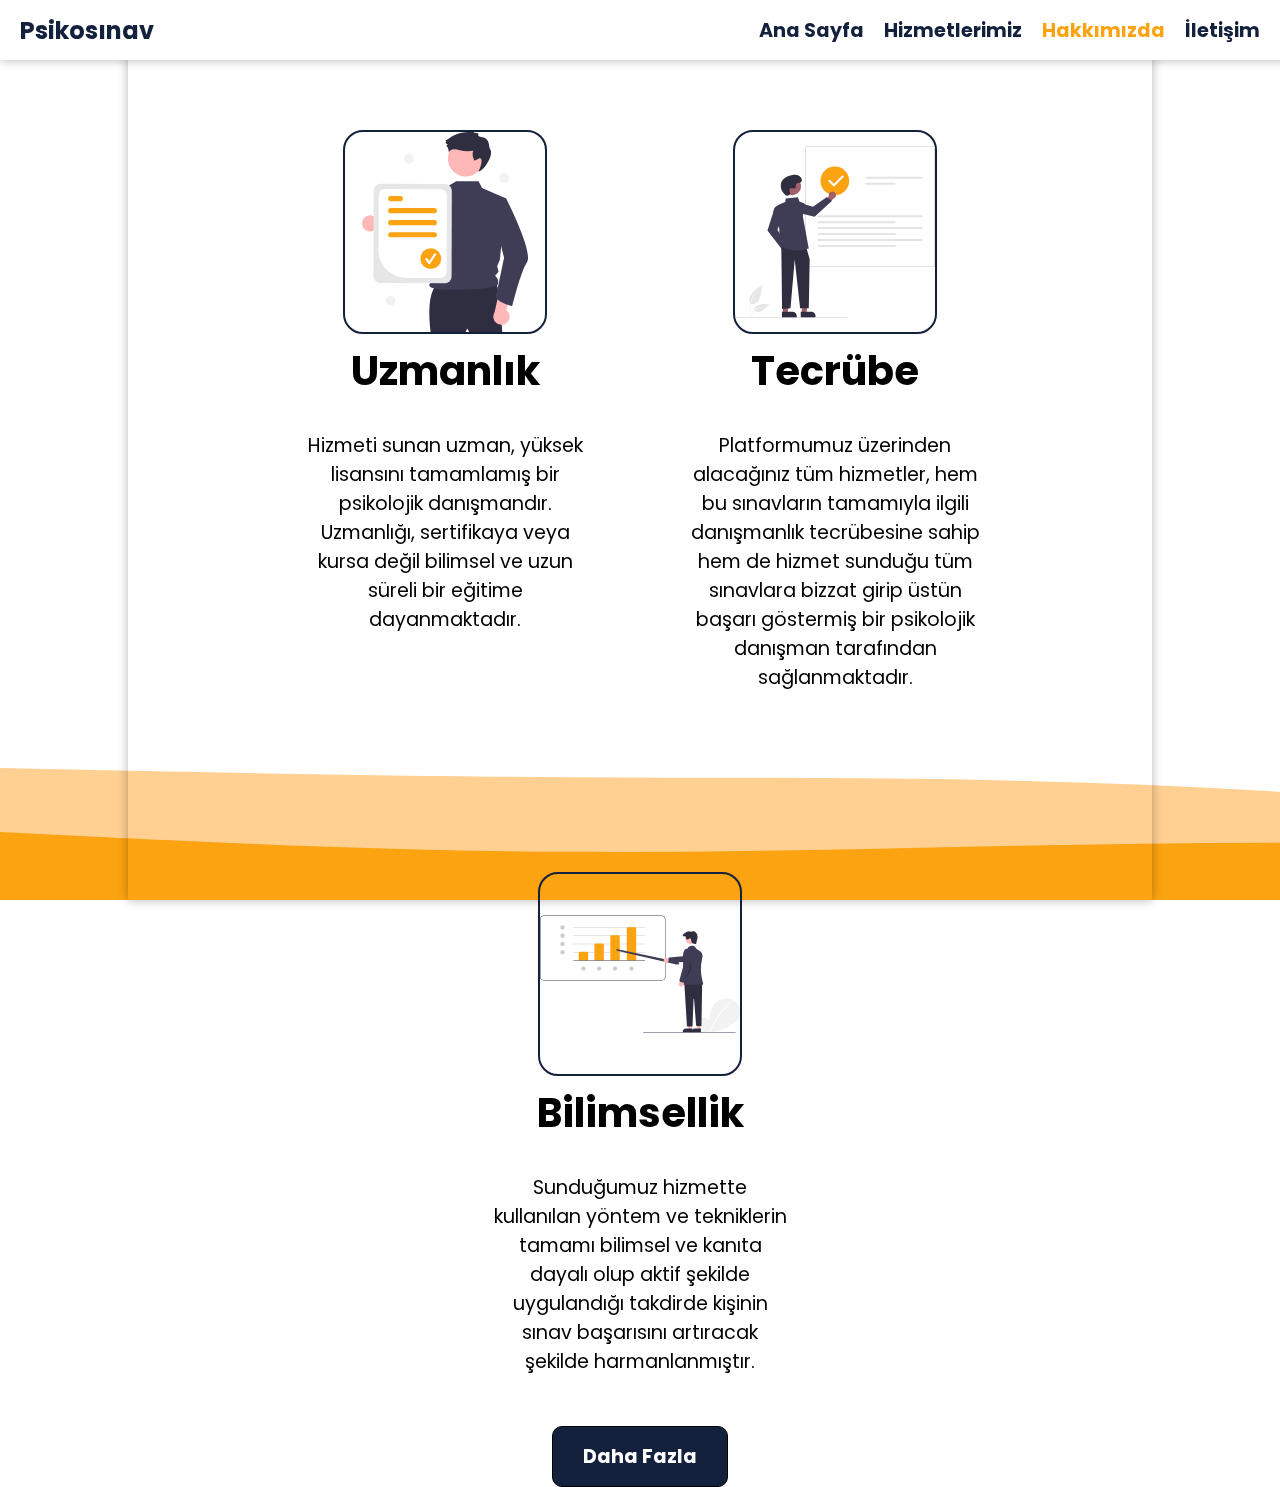
<file: about.html>
<!DOCTYPE html>
<html lang="en">
  <head>
    <meta charset="UTF-8" />
    <meta http-equiv="X-UA-Compatible" content="IE=edge" />
    <meta name="viewport" content="width=device-width, initial-scale=1.0" />
    <title>Hakkımızda</title>
    <link rel="stylesheet" href="style.css" />
    <link
      rel="stylesheet"
      href="https://fonts.googleapis.com/css?family=Poppins&display=swap"
    />
  </head>
  <body>
    <nav class="navbar">
      <a class="navbar-brand" href="index.html">Psikosınav</a>
      <div class="navbar-links">
        <a class="navbar-link" href="index.html">Ana Sayfa</a>
        <a class="navbar-link" href="services.html">Hizmetlerimiz</a>
        <a class="navbar-link" href="about.html" style="color: #fca311"
          >Hakkımızda</a
        >
        <a class="navbar-link" href="contact.html">İletişim</a>
      </div>
    </nav>

    <section class="about">
      <img src="/pictures/about-bg.svg" alt="" class="about-bg" />
      <div class="about-box">
        <div class="card-container">
          <div class="card">
            <img
              class="card1"
              src="/pictures/card1.svg"
              alt="professional counsultant"
            />
            <div class="card-content">
              <h3>Uzmanlık</h3>
              <p>
                Hizmeti sunan uzman, yüksek lisansını tamamlamış bir psikolojik
                danışmandır. Uzmanlığı, sertifikaya veya kursa değil bilimsel ve
                uzun süreli bir eğitime dayanmaktadır.
              </p>
            </div>
          </div>
          <div class="card">
            <img
              class="card2"
              src="/pictures/card2.svg"
              alt="experienced counsultant"
            />
            <div class="card-content">
              <h3>Tecrübe</h3>
              <p>
                Platformumuz üzerinden alacağınız tüm hizmetler, hem bu
                sınavların tamamıyla ilgili danışmanlık tecrübesine sahip hem de
                hizmet sunduğu tüm sınavlara bizzat girip üstün başarı göstermiş
                bir psikolojik danışman tarafından sağlanmaktadır.
              </p>
            </div>
          </div>
          <div class="card">
            <img
              class="card3"
              src="/pictures/card3.svg"
              alt="scientific counsultant"
            />
            <div class="card-content">
              <h3>Bilimsellik</h3>
              <p>
                Sunduğumuz hizmette kullanılan yöntem ve tekniklerin tamamı
                bilimsel ve kanıta dayalı olup aktif şekilde uygulandığı
                takdirde kişinin sınav başarısını artıracak şekilde
                harmanlanmıştır.
              </p>
            </div>
          </div>
        </div>
        <a href="#" class="about-button">Daha Fazla</a>
      </div>
    </section>

    <footer>
      <div class="footer-box"></div>
    </footer>
  </body>
</html>
</file>
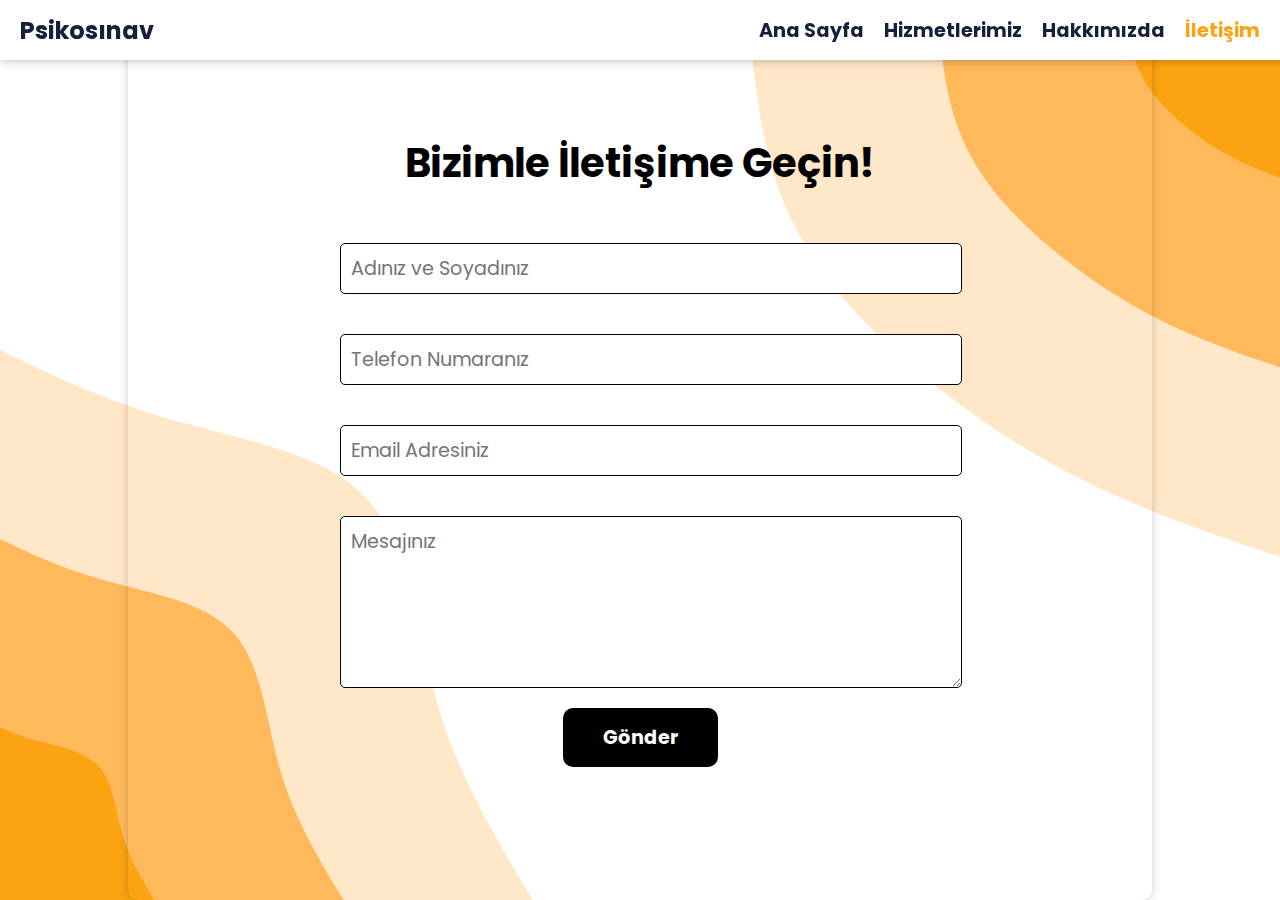
<file: contact.html>
<!DOCTYPE html>
<html lang="en">
  <head>
    <meta charset="UTF-8" />
    <meta http-equiv="X-UA-Compatible" content="IE=edge" />
    <meta name="viewport" content="width=device-width, initial-scale=1.0" />
    <title>İletişim</title>
    <link rel="stylesheet" href="style.css" />
    <link
      rel="stylesheet"
      href="https://fonts.googleapis.com/css?family=Poppins&display=swap"
    />
  </head>
  <body>
    <nav class="navbar">
      <a class="navbar-brand" href="index.html">Psikosınav</a>
      <div class="navbar-links">
        <a class="navbar-link" href="index.html">Ana Sayfa</a>
        <a class="navbar-link" href="services.html">Hizmetlerimiz</a>
        <a class="navbar-link" href="about.html">Hakkımızda</a>
        <a class="navbar-link" href="contact.html" style="color: #fca311"
          >İletişim</a
        >
      </div>
    </nav>

    <section class="contact">
      <div class="contact-box">
        <h2 class="contact-title">Bizimle İletişime Geçin!</h2>
        <form class="contact-form">
          <div class="form-group">
            <input
              type="text"
              class="form-control"
              placeholder="Adınız ve Soyadınız"
            />
          </div>
          <div class="form-group">
            <input
              type="tel"
              class="form-control"
              placeholder="Telefon Numaranız"
              minlength="10"
              maxlength="10"
            />
          </div>
          <div class="form-group">
            <input
              type="email"
              class="form-control"
              placeholder="Email Adresiniz"
            />
          </div>
          <div class="form-group">
            <textarea
              class="form-control form-text-area"
              placeholder="Mesajınız"
            ></textarea>
          </div>
          <button type="submit" class="form-button">Gönder</button>
        </form>
      </div>
    </section>

    <footer>
      <div class="footer-box"></div>
    </footer>
  </body>
</html>
</file>
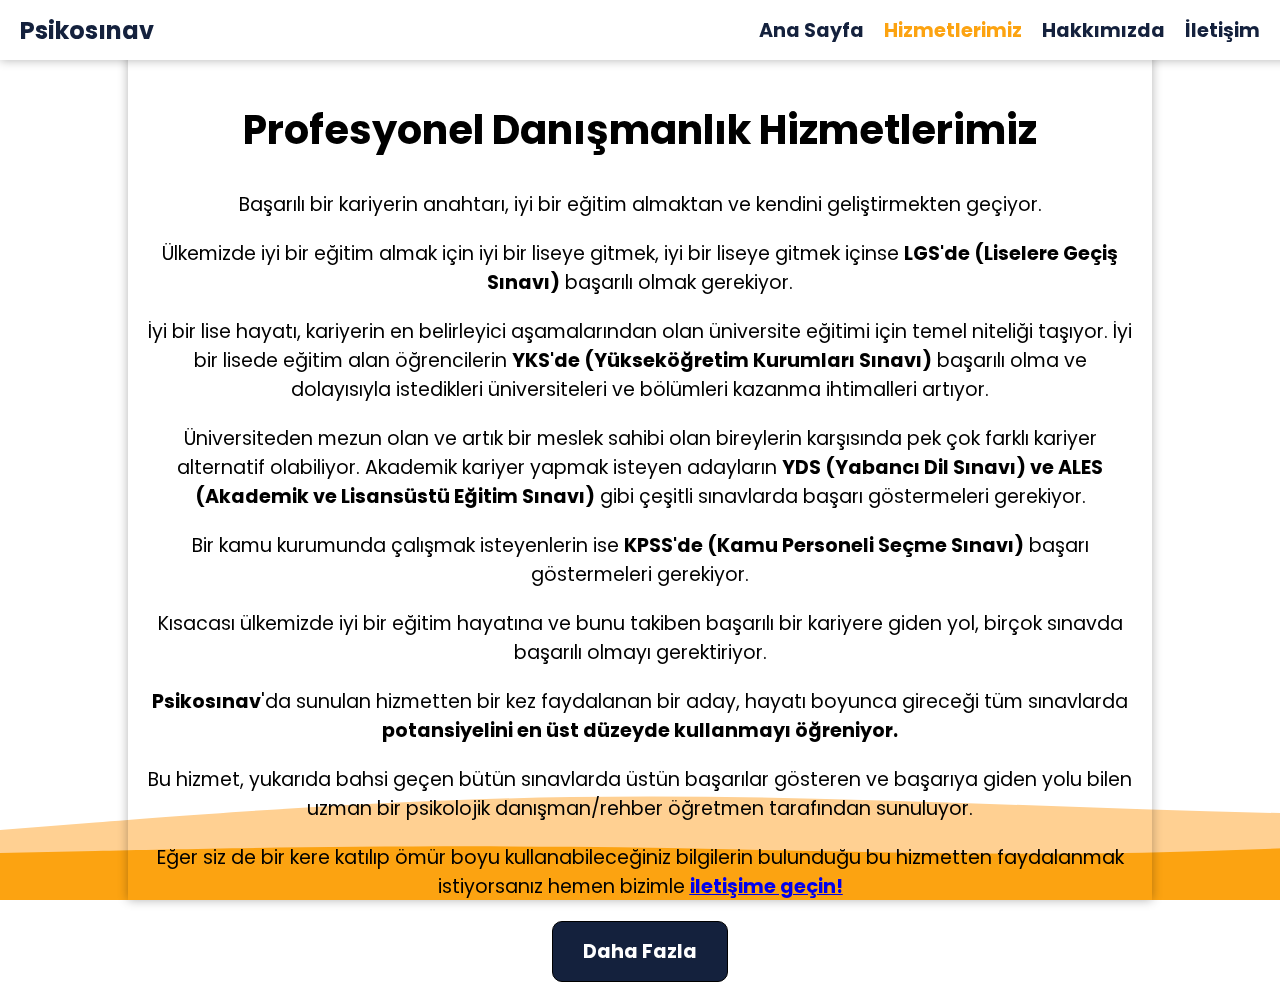
<file: services.html>
<!DOCTYPE html>
<html lang="en">
  <head>
    <meta charset="UTF-8" />
    <meta http-equiv="X-UA-Compatible" content="IE=edge" />
    <meta name="viewport" content="width=device-width, initial-scale=1.0" />
    <title>Hizmetlerimiz</title>
    <link rel="stylesheet" href="style.css" />
    <link
      rel="stylesheet"
      href="https://fonts.googleapis.com/css?family=Poppins&display=swap"
    />
  </head>
  <body>
    <nav class="navbar">
      <a class="navbar-brand" href="index.html">Psikosınav</a>
      <div class="navbar-links">
        <a class="navbar-link" href="index.html">Ana Sayfa</a>
        <a class="navbar-link" href="services.html" style="color: #fca311"
          >Hizmetlerimiz</a
        >
        <a class="navbar-link" href="about.html">Hakkımızda</a>
        <a class="navbar-link" href="contact.html">İletişim</a>
      </div>
    </nav>

    <section class="services">
      <img src="/pictures/services-bg.svg" alt="" class="services-bg" />
      <div class="services-box">
        <h2>Profesyonel Danışmanlık Hizmetlerimiz</h2>
        <p>
          Başarılı bir kariyerin anahtarı, iyi bir eğitim almaktan ve kendini
          geliştirmekten geçiyor.
        </p>
        <p>
          Ülkemizde iyi bir eğitim almak için iyi bir liseye gitmek, iyi bir
          liseye gitmek içinse
          <strong>LGS'de (Liselere Geçiş Sınavı)</strong> başarılı olmak
          gerekiyor.
        </p>
        <p>
          İyi bir lise hayatı, kariyerin en belirleyici aşamalarından olan
          üniversite eğitimi için temel niteliği taşıyor. İyi bir lisede eğitim
          alan öğrencilerin
          <strong>YKS'de (Yükseköğretim Kurumları Sınavı)</strong> başarılı olma
          ve dolayısıyla istedikleri üniversiteleri ve bölümleri kazanma
          ihtimalleri artıyor.
        </p>
        <p>
          Üniversiteden mezun olan ve artık bir meslek sahibi olan bireylerin
          karşısında pek çok farklı kariyer alternatif olabiliyor. Akademik
          kariyer yapmak isteyen adayların
          <strong
            >YDS (Yabancı Dil Sınavı) ve ALES (Akademik ve Lisansüstü Eğitim
            Sınavı)</strong
          >
          gibi çeşitli sınavlarda başarı göstermeleri gerekiyor.
        </p>
        <p>
          Bir kamu kurumunda çalışmak isteyenlerin ise
          <strong>KPSS'de (Kamu Personeli Seçme Sınavı)</strong> başarı
          göstermeleri gerekiyor.
        </p>
        <p>
          Kısacası ülkemizde iyi bir eğitim hayatına ve bunu takiben başarılı
          bir kariyere giden yol, birçok sınavda başarılı olmayı gerektiriyor.
        </p>
        <p>
          <strong>Psikosınav</strong>'da sunulan hizmetten bir kez faydalanan
          bir aday, hayatı boyunca gireceği tüm sınavlarda
          <strong>potansiyelini en üst düzeyde kullanmayı öğreniyor.</strong>
        </p>
        <p>
          Bu hizmet, yukarıda bahsi geçen bütün sınavlarda üstün başarılar
          gösteren ve başarıya giden yolu bilen uzman bir psikolojik
          danışman/rehber öğretmen tarafından sunuluyor.
        </p>
        <p>
          Eğer siz de bir kere katılıp ömür boyu kullanabileceğiniz bilgilerin
          bulunduğu bu hizmetten faydalanmak istiyorsanız hemen bizimle
          <a id="directing-to-contact" href="contact.html"
            ><u><strong>iletişime geçin!</strong></u></a
          >
        </p>
        <a href="#" class="services-button">Daha Fazla</a>
      </div>
    </section>

    <footer>
      <div class="footer-box"></div>
    </footer>
  </body>
</html>
</file>
<file: style.css>
* {
  margin: 0;
  font-family: "Poppins", sans-serif;
}

/* Navbar */

.navbar {
  display: flex;
  justify-content: space-between;
  align-items: center;
  position: fixed;
  top: 0;
  width: 100%;
  height: 60px;
  padding: 0 20px;
  background-color: #fff;
  box-shadow: 0 0 10px rgba(0, 0, 0, 0.3);
  z-index: 999;
}
.navbar-brand {
  font-size: 1.5rem;
  font-weight: bold;
  color: #14213d;
  text-decoration: none;
  transition: 0.3s ease-in-out;
}
.navbar-brand:hover {
  color: #fca311;
  font-size: 1.7rem;
}
.navbar-links {
  display: flex;
  align-items: center;
}
.navbar-link {
  margin-left: 20px;
  color: #14213d;
  text-decoration: none;
  font-size: 1.2rem;
  font-weight: bold;
  transition: 0.3s ease-in-out;
}
.navbar-link:last-child {
  padding-right: 40px;
}
.navbar-link:hover {
  color: #fca311;
}

/* Navbar */
/* Hero */

.hero {
  margin: 0 auto;
  display: flex;
  flex-direction: column;
  justify-content: center;
  align-items: center;
  background-image: url(/pictures/index-bg.svg);
  background-repeat: no-repeat;
  background-position: center;
  background-size: cover;
}
.hero-content {
  height: 100vh;
  width: 80%;
  display: flex;
  flex-direction: column;
  align-items: center;
  text-align: center;
  justify-content: center;
  color: #000;
  box-shadow: 0 0 10px rgba(0, 0, 0, 0.3);
}
.hero-title {
  font-size: 2rem;
  font-weight: bold;
  margin-bottom: 30px;
  padding: 0px 20px 0px 20px;
}
.hero-button {
  display: inline-block;
  width: 150px;
  padding: 15px 30px;
  background-color: #14213d;
  color: #fff;
  font-size: 1.2rem;
  font-weight: bold;
  text-decoration: none;
  border-radius: 10px;
  transition: 0.3s ease-in-out;
  border: solid 1px black;
}
.hero-button:hover {
  color: #fca311;
  font-size: 1.3rem;
  padding: 14px 30px;
}

/* Hero */
/* Services */

.services-bg {
  z-index: -1;
  position: fixed;
  bottom: 0;
}

.services-box {
  margin: 0 auto;
  width: 80%;
  height: 100vh;
  box-shadow: 0 0 10px rgba(0, 0, 0, 0.3);
  display: flex;
  flex-direction: column;
  justify-content: top;
  align-items: center;
  text-align: center;
}
.services-box h2 {
  font-size: 2.5rem;
  color: #000;
  margin-bottom: 30px;
  padding: 0px 20px 0px 20px;
  margin-top: 100px;
}
.services-box p {
  font-size: 1.2rem;
  color: #000;
  margin-bottom: 20px;
  padding: 0px 20px 0px 20px;
}
.services-button {
  display: inline-block;
  padding: 15px 30px;
  background-color: #14213d;
  color: #fff;
  font-size: 1.2rem;
  font-weight: bold;
  text-decoration: none;
  border-radius: 10px;
  transition: 0.3s ease-in-out;
  border: solid 1px black;
}
.services-button:hover {
  color: #fca311;
}
#directing-to-contact:visited {
  color: #000;
  text-decoration: none;
}

/* Services */
/* About */

.about-bg {
  z-index: -1;
  position: fixed;
  bottom: 0;
}
.about-box {
  margin: 0 auto;
  width: 80%;
  height: 100vh;
  box-shadow: 0 0 10px rgba(0, 0, 0, 0.3);
  display: flex;
  flex-direction: column;
  justify-content: top;
  align-items: center;
  text-align: center;
}
.card-container {
  display: flex;
  flex-wrap: wrap;
  justify-content: center;
}
.card {
  width: 300px;
  margin: 30px 45px 30px 45px;
  padding-top: 100px;
}
.card1,
.card2,
.card3 {
  height: 200px;
  width: 200px;
  border: solid 2px #14213d;
  border-radius: 20px;
}

.about-box h3 {
  font-size: 2.5rem;
  color: #000;
  margin-bottom: 30px;
}
.about-box p {
  font-size: 1.2rem;
  color: #000;
  margin-bottom: 20px;
}
.about-button {
  display: inline-block;
  padding: 15px 30px;
  background-color: #14213d;
  color: #fff;
  font-size: 1.2rem;
  font-weight: bold;
  text-decoration: none;
  border-radius: 10px;
  transition: 0.3s ease-in-out;
  border: solid 1px black;
}
.about-button:hover {
  color: #fca311;
}

/* About */
/* Contact */

.contact {
  margin: 0 auto;
  display: flex;
  flex-direction: column;
  justify-content: center;
  align-items: center;
  background-image: url(/pictures/contact-bg.svg);
  background-repeat: no-repeat;
  background-position: center;
  background-size: cover;
}

.contact-box {
  margin: 0 auto;
  width: 80%;
  height: 100vh;
  box-shadow: 0 0 10px rgba(0, 0, 0, 0.2);
  border-radius: 10px;
  display: flex;
  flex-direction: column;
  justify-content: center;
  align-items: center;
  text-align: center;
}
.contact-title {
  font-size: 2.5rem;
  color: #000;
  margin-bottom: 30px;
}
.contact-form {
  margin: 0 auto;
  width: 80%;
  display: flex;
  flex-direction: column;
  flex-wrap: nowrap;
  justify-content: center;
  align-items: center;
}
.form-group {
  margin: 20px;
  width: 50vw;
  max-width: 600px;
}
.form-control {
  display: block;
  width: 100%;
  padding: 10px;
  font-size: 1.2rem;
  border-radius: 5px;
  border: 1px solid #000;
  transition: 0.2s ease-in;
}
.form-control:focus {
  font-size: 1.3rem;
}
.form-text-area {
  height: 150px;
  min-height: 150px;
  min-width: 100%;
  max-width: 100%;
  max-height: 300px;
}
.form-button {
  display: inline-block;
  padding: 15px 40px;
  background-color: #000;
  color: #fff;
  font-size: 1.2rem;
  font-weight: bold;
  border-radius: 10px;
  border: none;
  transition: 0.2s ease-in-out;
}
.form-button:hover {
  cursor: pointer;
  color: #fca311;
}

/* Contact */
</file>
